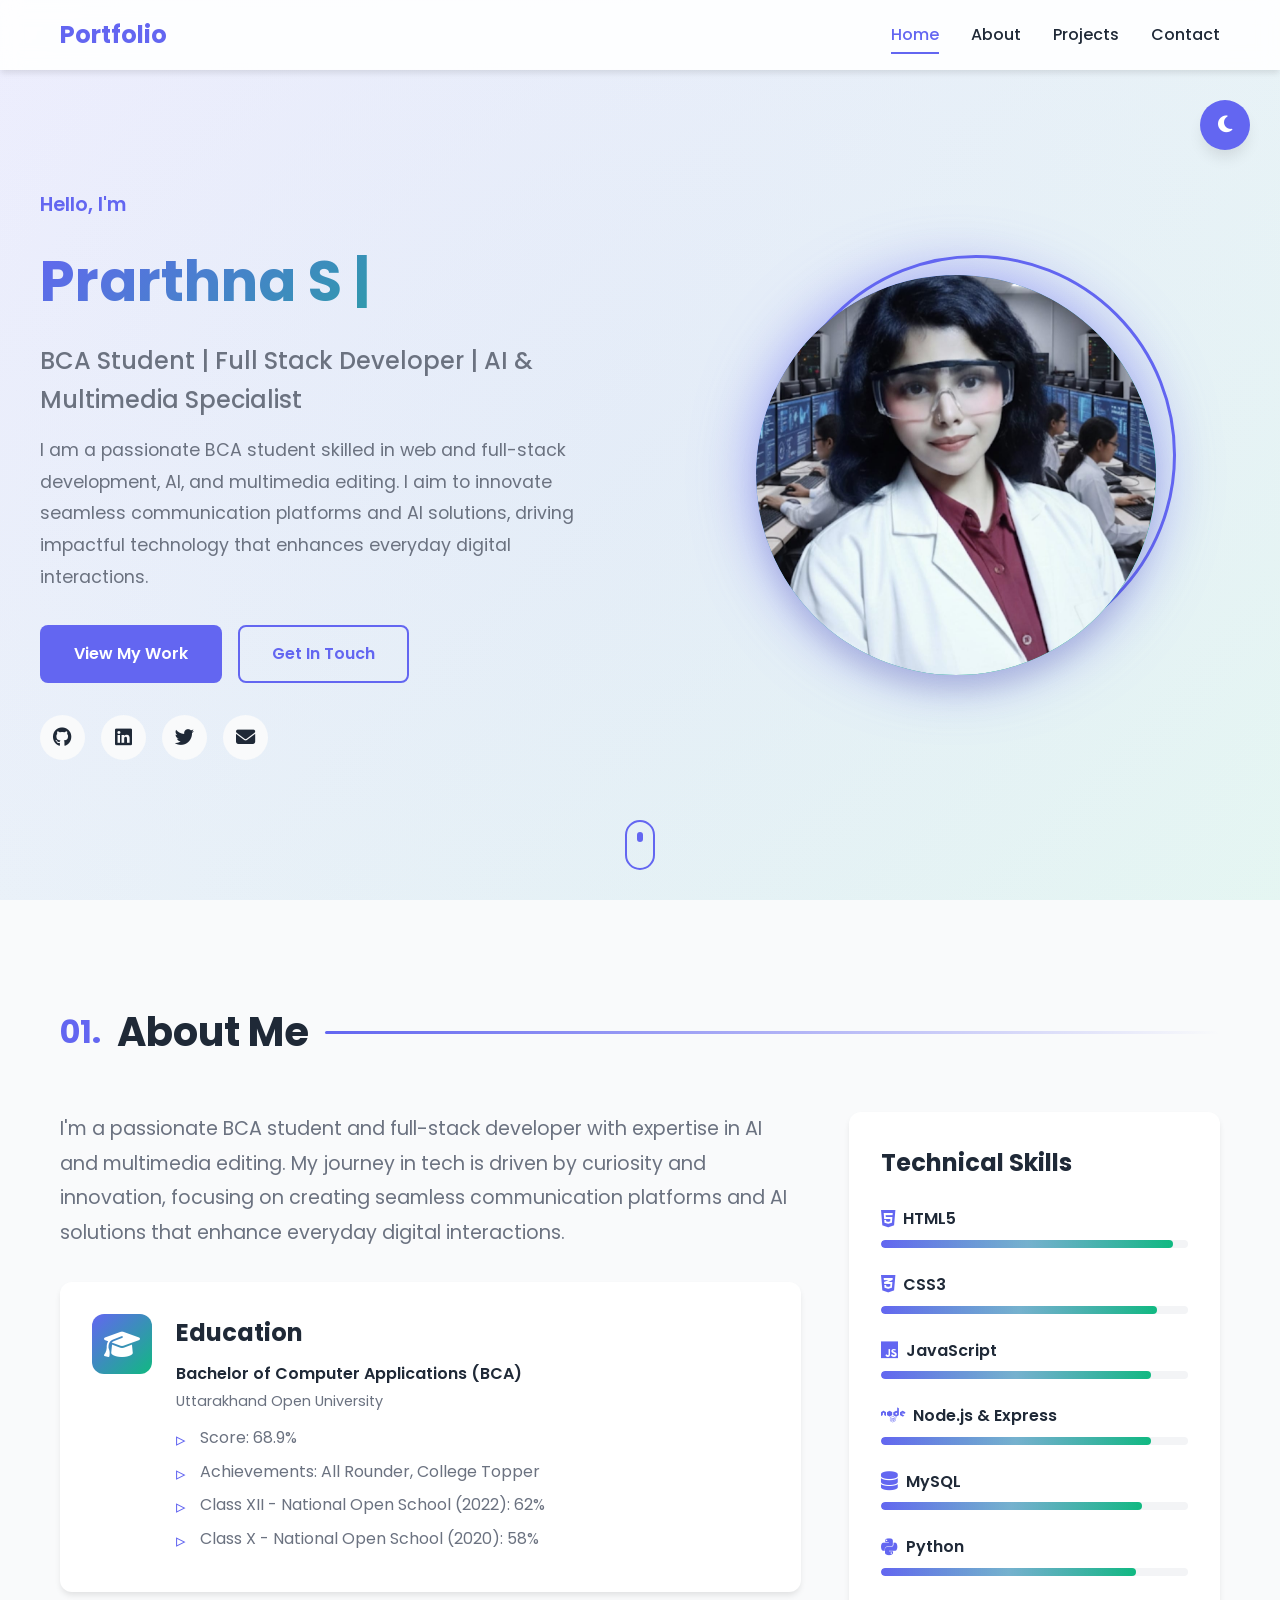
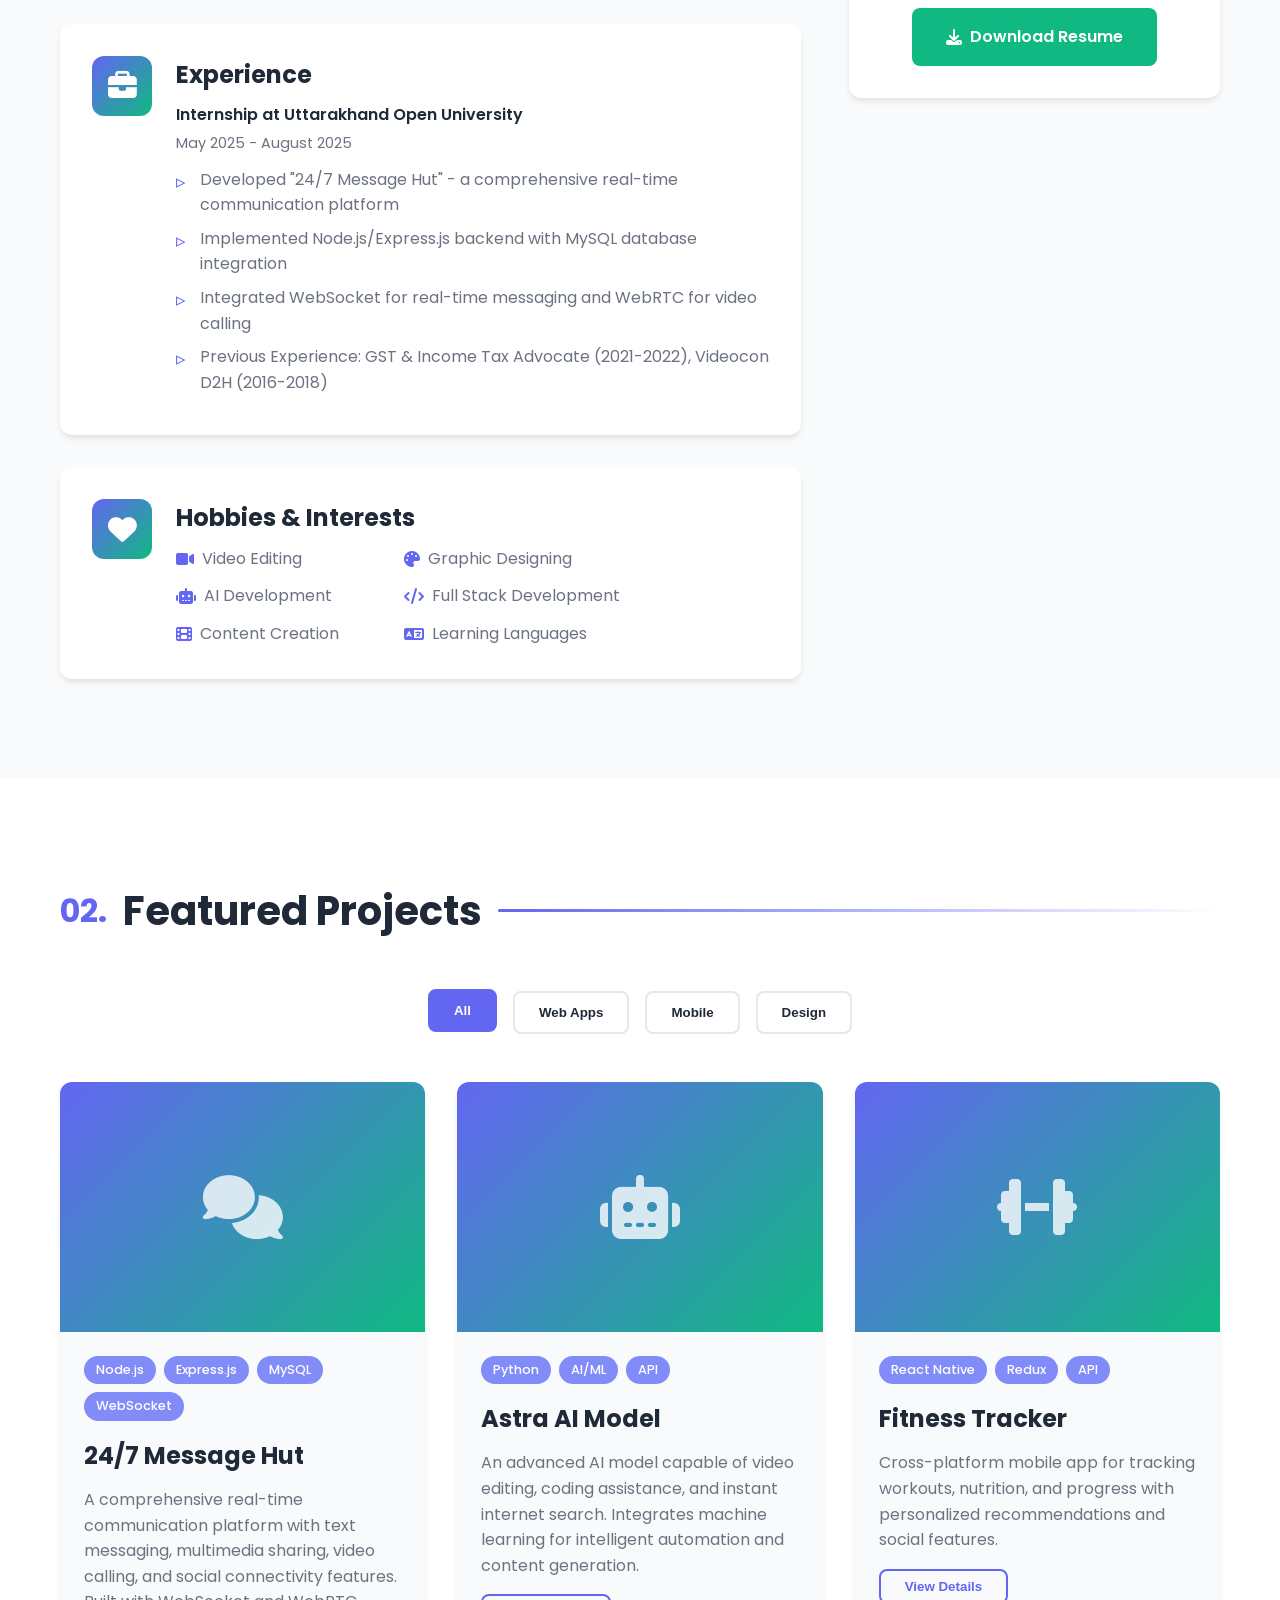
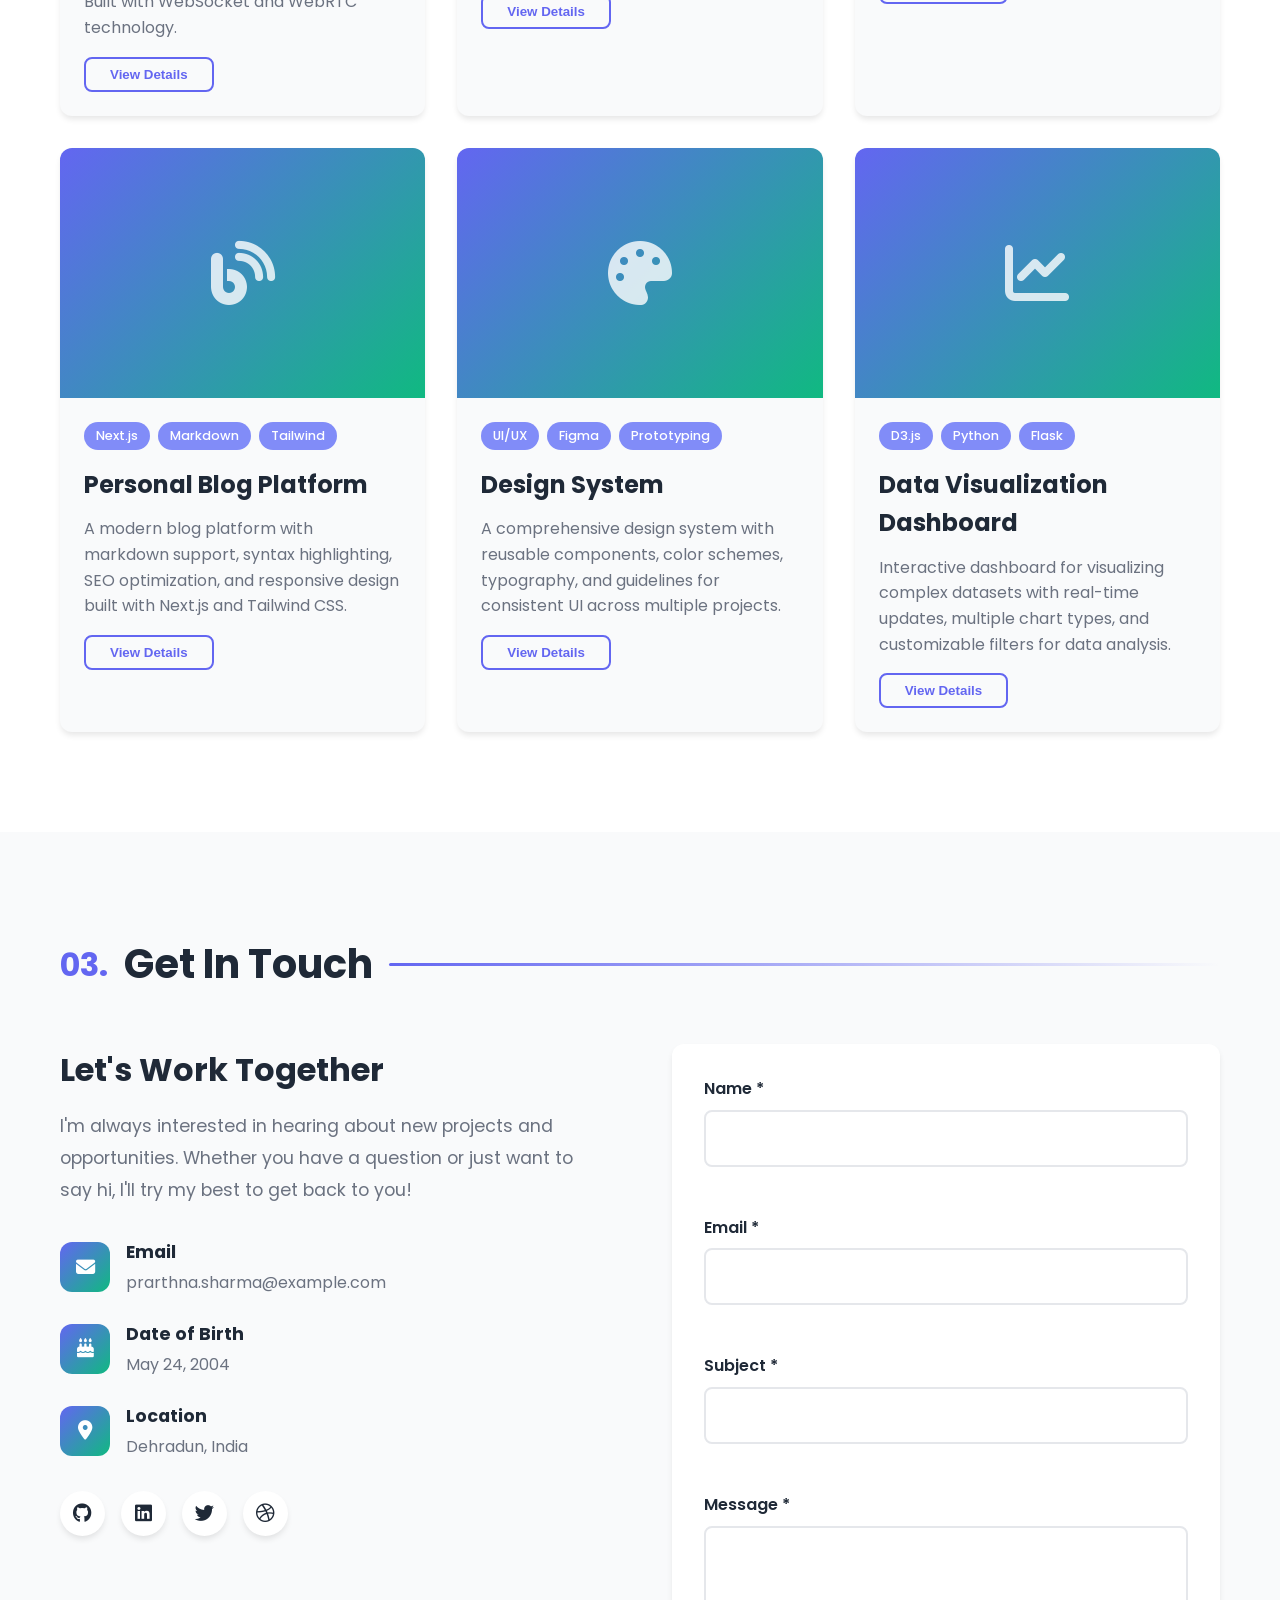
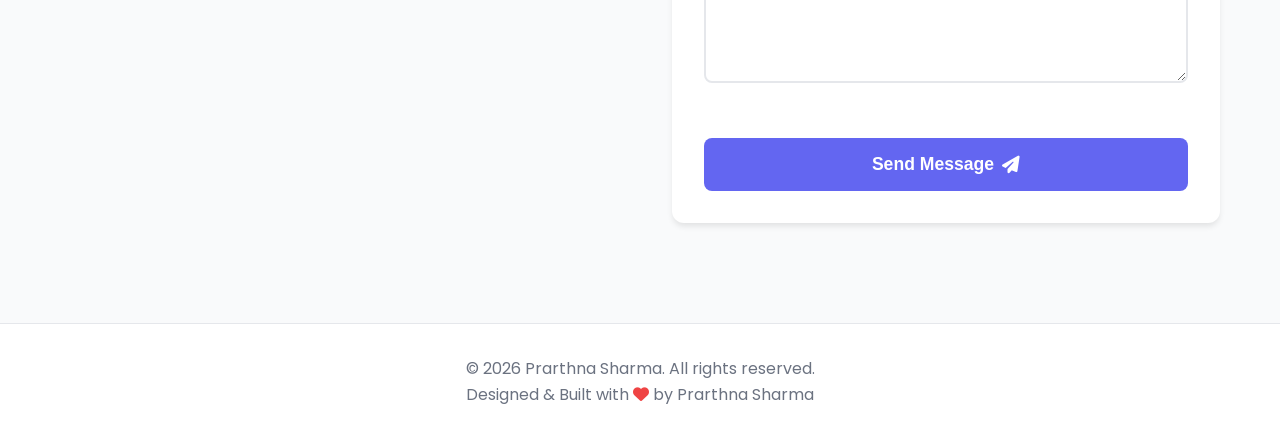
<file: index_backup.html>
<!DOCTYPE html>
<html lang="en">
<head>
    <meta charset="UTF-8">
    <meta name="viewport" content="width=device-width, initial-scale=1.0">
    <title>Your Name - Portfolio</title>
    <link rel="stylesheet" href="styles.css">
    <link rel="stylesheet" href="https://cdnjs.cloudflare.com/ajax/libs/font-awesome/6.4.0/css/all.min.css">
    <link href="https://fonts.googleapis.com/css2?family=Poppins:wght@300;400;500;600;700&display=swap" rel="stylesheet">
</head>
<body>
    <!-- Theme Toggle -->
    <button id="themeToggle" class="theme-toggle" aria-label="Toggle Theme">
        <i class="fas fa-moon"></i>
    </button>

    <!-- Navigation -->
    <nav class="navbar">
        <div class="nav-container">
            <a href="#home" class="logo">
                <span class="logo-text">Portfolio</span>
            </a>
            <div class="hamburger" id="hamburger">
                <span></span>
                <span></span>
                <span></span>
            </div>
            <ul class="nav-menu" id="navMenu">
                <li><a href="#home" class="nav-link active">Home</a></li>
                <li><a href="#about" class="nav-link">About</a></li>
                <li><a href="#projects" class="nav-link">Projects</a></li>
                <li><a href="#contact" class="nav-link">Contact</a></li>
            </ul>
        </div>
    </nav>

    <!-- Home Section -->
    <section id="home" class="hero-section">
        <div class="hero-content">
            <div class="hero-text">
                <p class="hero-greeting">Hello, I'm</p>
                <h1 class="hero-name">
                    <span class="typing-text"></span>
                    <span class="cursor">|</span>
                </h1>
                <p class="hero-subtitle">BCA Student | Full Stack Developer | AI & Multimedia Specialist</p>
                <p class="hero-description">
                    I am a passionate BCA student skilled in web and full-stack development, AI, and multimedia editing.
                    I aim to innovate seamless communication platforms and AI solutions, driving impactful technology that enhances everyday digital interactions.
                </p>
                <div class="hero-buttons">
                    <a href="#projects" class="btn btn-primary">View My Work</a>
                    <a href="#contact" class="btn btn-secondary">Get In Touch</a>
                </div>
                <div class="social-links">
                    <a href="https://github.com" target="_blank" aria-label="GitHub"><i class="fab fa-github"></i></a>
                    <a href="https://linkedin.com" target="_blank" aria-label="LinkedIn"><i class="fab fa-linkedin"></i></a>
                    <a href="https://twitter.com" target="_blank" aria-label="Twitter"><i class="fab fa-twitter"></i></a>
                    <a href="mailto:your.email@example.com" aria-label="Email"><i class="fas fa-envelope"></i></a>
                </div>
            </div>
            <div class="hero-image">
                <div class="image-wrapper">
                    <div class="profile-image-placeholder">
                        <img src="assets/my photo.jpeg" alt="Prarthna Sharma">
                    </div>
                    <div class="image-decoration"></div>
                </div>
            </div>
        </div>
        <div class="scroll-indicator">
            <a href="#about">
                <div class="mouse"></div>
            </a>
        </div>
    </section>

    <!-- About Section -->
    <section id="about" class="about-section">
        <div class="container">
            <h2 class="section-title">
                <span class="title-number">01.</span>
                About Me
            </h2>
            <div class="about-content">
                <div class="about-text">
                    <p class="about-intro">
                        I'm a passionate BCA student and full-stack developer with expertise in AI and multimedia editing. 
                        My journey in tech is driven by curiosity and innovation, focusing on creating seamless communication 
                        platforms and AI solutions that enhance everyday digital interactions.
                    </p>
                    <div class="about-details">
                        <div class="detail-card">
                            <div class="detail-icon">
                                <i class="fas fa-graduation-cap"></i>
                            </div>
                            <div class="detail-content">
                                <h3>Education</h3>
                                <p class="detail-title">Bachelor of Computer Applications (BCA)</p>
                                <p class="detail-subtitle">Uttarakhand Open University</p>
                                <ul class="detail-list">
                                    <li>Score: 68.9%</li>
                                    <li>Achievements: All Rounder, College Topper</li>
                                    <li>Class XII - National Open School (2022): 62%</li>
                                    <li>Class X - National Open School (2020): 58%</li>
                                </ul>
                            </div>
                        </div>
                        <div class="detail-card">
                            <div class="detail-icon">
                                <i class="fas fa-briefcase"></i>
                            </div>
                            <div class="detail-content">
                                <h3>Experience</h3>
                                <p class="detail-title">Internship at Uttarakhand Open University</p>
                                <p class="detail-subtitle">May 2025 - August 2025</p>
                                <ul class="detail-list">
                                    <li>Developed "24/7 Message Hut" - a comprehensive real-time communication platform</li>
                                    <li>Implemented Node.js/Express.js backend with MySQL database integration</li>
                                    <li>Integrated WebSocket for real-time messaging and WebRTC for video calling</li>
                                    <li>Previous Experience: GST & Income Tax Advocate (2021-2022), Videocon D2H (2016-2018)</li>
                                </ul>
                            </div>
                        </div>
                        <div class="detail-card">
                            <div class="detail-icon">
                                <i class="fas fa-heart"></i>
                            </div>
                            <div class="detail-content">
                                <h3>Hobbies & Interests</h3>
                                <ul class="hobbies-list">
                                    <li><i class="fas fa-video"></i> Video Editing</li>
                                    <li><i class="fas fa-palette"></i> Graphic Designing</li>
                                    <li><i class="fas fa-robot"></i> AI Development</li>
                                    <li><i class="fas fa-code"></i> Full Stack Development</li>
                                    <li><i class="fas fa-film"></i> Content Creation</li>
                                    <li><i class="fas fa-language"></i> Learning Languages</li>
                                </ul>
                            </div>
                        </div>
                    </div>
                </div>
                <div class="about-skills">
                    <h3 class="skills-title">Technical Skills</h3>
                    <div class="skills-grid">
                        <div class="skill-item">
                            <div class="skill-header">
                                <i class="fab fa-html5"></i>
                                <span>HTML5</span>
                            </div>
                            <div class="skill-bar">
                                <div class="skill-progress" data-progress="95"></div>
                            </div>
                        </div>
                        <div class="skill-item">
                            <div class="skill-header">
                                <i class="fab fa-css3-alt"></i>
                                <span>CSS3</span>
                            </div>
                            <div class="skill-bar">
                                <div class="skill-progress" data-progress="90"></div>
                            </div>
                        </div>
                        <div class="skill-item">
                            <div class="skill-header">
                                <i class="fab fa-js"></i>
                                <span>JavaScript</span>
                            </div>
                            <div class="skill-bar">
                                <div class="skill-progress" data-progress="88"></div>
                            </div>
                        </div>
                        <div class="skill-item">
                            <div class="skill-header">
                                <i class="fab fa-node"></i>
                                <span>Node.js & Express</span>
                            </div>
                            <div class="skill-bar">
                                <div class="skill-progress" data-progress="88"></div>
                            </div>
                        </div>
                        <div class="skill-item">
                            <div class="skill-header">
                                <i class="fas fa-database"></i>
                                <span>MySQL</span>
                            </div>
                            <div class="skill-bar">
                                <div class="skill-progress" data-progress="85"></div>
                            </div>
                        </div>
                        <div class="skill-item">
                            <div class="skill-header">
                                <i class="fab fa-python"></i>
                                <span>Python</span>
                            </div>
                            <div class="skill-bar">
                                <div class="skill-progress" data-progress="83"></div>
                            </div>
                        </div>
                    </div>
                    <div class="resume-download">
                        <a href="assets/Prarthna Sharma resume.pdf" target="_blank" class="btn btn-resume">
                            <i class="fas fa-download"></i>
                            Download Resume
                        </a>
                    </div>
                </div>
            </div>
        </div>
    </section>

    <!-- Projects Section -->
    <section id="projects" class="projects-section">
        <div class="container">
            <h2 class="section-title">
                <span class="title-number">02.</span>
                Featured Projects
            </h2>
            <div class="projects-filter">
                <button class="filter-btn active" data-filter="all">All</button>
                <button class="filter-btn" data-filter="web">Web Apps</button>
                <button class="filter-btn" data-filter="mobile">Mobile</button>
                <button class="filter-btn" data-filter="design">Design</button>
            </div>
            <div class="projects-grid">
                <!-- Project 1 -->
                <div class="project-card" data-category="web">
                    <div class="project-image">
                        <div class="project-placeholder">
                            <i class="fas fa-comments"></i>
                        </div>
                        <div class="project-overlay">
                            <div class="project-links">
                                <a href="#" class="project-link" aria-label="View Demo"><i class="fas fa-external-link-alt"></i></a>
                                <a href="#" class="project-link" aria-label="View Code"><i class="fab fa-github"></i></a>
                            </div>
                        </div>
                    </div>
                    <div class="project-content">
                        <div class="project-tags">
                            <span class="tag">Node.js</span>
                            <span class="tag">Express.js</span>
                            <span class="tag">MySQL</span>
                            <span class="tag">WebSocket</span>
                        </div>
                        <h3 class="project-title">24/7 Message Hut</h3>
                        <p class="project-description">
                            A comprehensive real-time communication platform with text messaging, multimedia sharing, 
                            video calling, and social connectivity features. Built with WebSocket and WebRTC technology.
                        </p>
                        <button class="btn-view-details" data-project="1">View Details</button>
                    </div>
                </div>

                <!-- Project 2 -->
                <div class="project-card" data-category="web">
                    <div class="project-image">
                        <div class="project-placeholder">
                            <i class="fas fa-robot"></i>
                        </div>
                        <div class="project-overlay">
                            <div class="project-links">
                                <a href="#" class="project-link" aria-label="View Demo"><i class="fas fa-external-link-alt"></i></a>
                                <a href="#" class="project-link" aria-label="View Code"><i class="fab fa-github"></i></a>
                            </div>
                        </div>
                    </div>
                    <div class="project-content">
                        <div class="project-tags">
                            <span class="tag">Python</span>
                            <span class="tag">AI/ML</span>
                            <span class="tag">API</span>
                        </div>
                        <h3 class="project-title">Astra AI Model</h3>
                        <p class="project-description">
                            An advanced AI model capable of video editing, coding assistance, and instant internet search. 
                            Integrates machine learning for intelligent automation and content generation.
                        </p>
                        <button class="btn-view-details" data-project="2">View Details</button>
                    </div>
                </div>

                <!-- Project 3 -->
                <div class="project-card" data-category="mobile">
                    <div class="project-image">
                        <div class="project-placeholder">
                            <i class="fas fa-dumbbell"></i>
                        </div>
                        <div class="project-overlay">
                            <div class="project-links">
                                <a href="#" class="project-link" aria-label="View Demo"><i class="fas fa-external-link-alt"></i></a>
                                <a href="#" class="project-link" aria-label="View Code"><i class="fab fa-github"></i></a>
                            </div>
                        </div>
                    </div>
                    <div class="project-content">
                        <div class="project-tags">
                            <span class="tag">React Native</span>
                            <span class="tag">Redux</span>
                            <span class="tag">API</span>
                        </div>
                        <h3 class="project-title">Fitness Tracker</h3>
                        <p class="project-description">
                            Cross-platform mobile app for tracking workouts, nutrition, and progress with 
                            personalized recommendations and social features.
                        </p>
                        <button class="btn-view-details" data-project="3">View Details</button>
                    </div>
                </div>

                <!-- Project 4 -->
                <div class="project-card" data-category="web">
                    <div class="project-image">
                        <div class="project-placeholder">
                            <i class="fas fa-blog"></i>
                        </div>
                        <div class="project-overlay">
                            <div class="project-links">
                                <a href="#" class="project-link" aria-label="View Demo"><i class="fas fa-external-link-alt"></i></a>
                                <a href="#" class="project-link" aria-label="View Code"><i class="fab fa-github"></i></a>
                            </div>
                        </div>
                    </div>
                    <div class="project-content">
                        <div class="project-tags">
                            <span class="tag">Next.js</span>
                            <span class="tag">Markdown</span>
                            <span class="tag">Tailwind</span>
                        </div>
                        <h3 class="project-title">Personal Blog Platform</h3>
                        <p class="project-description">
                            A modern blog platform with markdown support, syntax highlighting, SEO optimization, 
                            and responsive design built with Next.js and Tailwind CSS.
                        </p>
                        <button class="btn-view-details" data-project="4">View Details</button>
                    </div>
                </div>

                <!-- Project 5 -->
                <div class="project-card" data-category="design">
                    <div class="project-image">
                        <div class="project-placeholder">
                            <i class="fas fa-palette"></i>
                        </div>
                        <div class="project-overlay">
                            <div class="project-links">
                                <a href="#" class="project-link" aria-label="View Demo"><i class="fas fa-external-link-alt"></i></a>
                                <a href="#" class="project-link" aria-label="View Code"><i class="fab fa-github"></i></a>
                            </div>
                        </div>
                    </div>
                    <div class="project-content">
                        <div class="project-tags">
                            <span class="tag">UI/UX</span>
                            <span class="tag">Figma</span>
                            <span class="tag">Prototyping</span>
                        </div>
                        <h3 class="project-title">Design System</h3>
                        <p class="project-description">
                            A comprehensive design system with reusable components, color schemes, typography, 
                            and guidelines for consistent UI across multiple projects.
                        </p>
                        <button class="btn-view-details" data-project="5">View Details</button>
                    </div>
                </div>

                <!-- Project 6 -->
                <div class="project-card" data-category="web">
                    <div class="project-image">
                        <div class="project-placeholder">
                            <i class="fas fa-chart-line"></i>
                        </div>
                        <div class="project-overlay">
                            <div class="project-links">
                                <a href="#" class="project-link" aria-label="View Demo"><i class="fas fa-external-link-alt"></i></a>
                                <a href="#" class="project-link" aria-label="View Code"><i class="fab fa-github"></i></a>
                            </div>
                        </div>
                    </div>
                    <div class="project-content">
                        <div class="project-tags">
                            <span class="tag">D3.js</span>
                            <span class="tag">Python</span>
                            <span class="tag">Flask</span>
                        </div>
                        <h3 class="project-title">Data Visualization Dashboard</h3>
                        <p class="project-description">
                            Interactive dashboard for visualizing complex datasets with real-time updates, 
                            multiple chart types, and customizable filters for data analysis.
                        </p>
                        <button class="btn-view-details" data-project="6">View Details</button>
                    </div>
                </div>
            </div>
        </div>
    </section>

    <!-- Contact Section -->
    <section id="contact" class="contact-section">
        <div class="container">
            <h2 class="section-title">
                <span class="title-number">03.</span>
                Get In Touch
            </h2>
            <div class="contact-content">
                <div class="contact-info">
                    <h3>Let's Work Together</h3>
                    <p class="contact-description">
                        I'm always interested in hearing about new projects and opportunities. 
                        Whether you have a question or just want to say hi, I'll try my best to get back to you!
                    </p>
                    <div class="contact-details">
                        <div class="contact-item">
                            <div class="contact-icon">
                                <i class="fas fa-envelope"></i>
                            </div>
                            <div class="contact-text">
                                <h4>Email</h4>
                                <p>prarthna.sharma@example.com</p>
                            </div>
                        </div>
                        <div class="contact-item">
                            <div class="contact-icon">
                                <i class="fas fa-birthday-cake"></i>
                            </div>
                            <div class="contact-text">
                                <h4>Date of Birth</h4>
                                <p>May 24, 2004</p>
                            </div>
                        </div>
                        <div class="contact-item">
                            <div class="contact-icon">
                                <i class="fas fa-map-marker-alt"></i>
                            </div>
                            <div class="contact-text">
                                <h4>Location</h4>
                                <p>Dehradun, India</p>
                            </div>
                        </div>
                    </div>
                    <div class="contact-social">
                        <a href="https://github.com" target="_blank" aria-label="GitHub"><i class="fab fa-github"></i></a>
                        <a href="https://linkedin.com" target="_blank" aria-label="LinkedIn"><i class="fab fa-linkedin"></i></a>
                        <a href="https://twitter.com" target="_blank" aria-label="Twitter"><i class="fab fa-twitter"></i></a>
                        <a href="https://dribbble.com" target="_blank" aria-label="Dribbble"><i class="fab fa-dribbble"></i></a>
                    </div>
                </div>
                <div class="contact-form-wrapper">
                    <form id="contactForm" class="contact-form">
                        <div class="form-group">
                            <label for="name">Name *</label>
                            <input type="text" id="name" name="name" required>
                            <span class="error-message" id="nameError"></span>
                        </div>
                        <div class="form-group">
                            <label for="email">Email *</label>
                            <input type="email" id="email" name="email" required>
                            <span class="error-message" id="emailError"></span>
                        </div>
                        <div class="form-group">
                            <label for="subject">Subject *</label>
                            <input type="text" id="subject" name="subject" required>
                            <span class="error-message" id="subjectError"></span>
                        </div>
                        <div class="form-group">
                            <label for="message">Message *</label>
                            <textarea id="message" name="message" rows="5" required></textarea>
                            <span class="error-message" id="messageError"></span>
                        </div>
                        <button type="submit" class="btn btn-submit">
                            <span class="btn-text">Send Message</span>
                            <i class="fas fa-paper-plane"></i>
                        </button>
                    </form>
                    <div id="formSuccess" class="form-success">
                        <i class="fas fa-check-circle"></i>
                        <h3>Thank You!</h3>
                        <p>Your message has been sent successfully. I'll get back to you soon!</p>
                    </div>
                </div>
            </div>
        </div>
    </section>

    <!-- Footer -->
    <footer class="footer">
        <div class="container">
            <div class="footer-content">
                <p>&copy; 2026 Prarthna Sharma. All rights reserved.</p>
                <p>Designed & Built with <i class="fas fa-heart"></i> by Prarthna Sharma</p>
            </div>
        </div>
    </footer>

    <!-- Project Modal -->
    <div id="projectModal" class="modal">
        <div class="modal-content">
            <button class="modal-close" id="modalClose">&times;</button>
            <div class="modal-body">
                <div class="modal-image">
                    <div class="modal-placeholder">
                        <i class="fas fa-image"></i>
                    </div>
                </div>
                <div class="modal-info">
                    <h2 class="modal-title">Project Title</h2>
                    <div class="modal-tags">
                        <span class="tag">Technology 1</span>
                        <span class="tag">Technology 2</span>
                        <span class="tag">Technology 3</span>
                    </div>
                    <p class="modal-description">
                        Detailed project description goes here. This should include more information 
                        about the project, the technologies used, challenges faced, and solutions implemented.
                    </p>
                    <div class="modal-features">
                        <h3>Key Features</h3>
                        <ul>
                            <li>Feature 1</li>
                            <li>Feature 2</li>
                            <li>Feature 3</li>
                            <li>Feature 4</li>
                        </ul>
                    </div>
                    <div class="modal-buttons">
                        <a href="#" class="btn btn-primary">
                            <i class="fas fa-external-link-alt"></i>
                            Live Demo
                        </a>
                        <a href="#" class="btn btn-secondary">
                            <i class="fab fa-github"></i>
                            View Code
                        </a>
                    </div>
                </div>
            </div>
        </div>
    </div>

    <script src="script.js"></script>
</body>
</html>
</file>
<file: styles.css>
/* ===========================
   Global Styles & Variables
   =========================== */
:root {
    /* Light Theme Colors */
    --primary-color: #6366f1;
    --primary-dark: #4f46e5;
    --primary-light: #818cf8;
    --secondary-color: #10b981;
    --accent-color: #f59e0b;
    
    --bg-primary: #ffffff;
    --bg-secondary: #f9fafb;
    --bg-tertiary: #f3f4f6;
    
    --text-primary: #1f2937;
    --text-secondary: #6b7280;
    --text-light: #9ca3af;
    
    --border-color: #e5e7eb;
    --shadow-sm: 0 1px 2px 0 rgba(0, 0, 0, 0.05);
    --shadow-md: 0 4px 6px -1px rgba(0, 0, 0, 0.1);
    --shadow-lg: 0 10px 15px -3px rgba(0, 0, 0, 0.1);
    --shadow-xl: 0 20px 25px -5px rgba(0, 0, 0, 0.1);
    
    --font-primary: 'Poppins', sans-serif;
    --transition: all 0.3s ease;
    --transition-slow: all 0.5s ease;
}

/* Dark Theme */
[data-theme="dark"] {
    --bg-primary: #0f172a;
    --bg-secondary: #1e293b;
    --bg-tertiary: #334155;
    
    --text-primary: #f1f5f9;
    --text-secondary: #cbd5e1;
    --text-light: #94a3b8;
    
    --border-color: #334155;
    --shadow-sm: 0 1px 2px 0 rgba(0, 0, 0, 0.3);
    --shadow-md: 0 4px 6px -1px rgba(0, 0, 0, 0.4);
    --shadow-lg: 0 10px 15px -3px rgba(0, 0, 0, 0.5);
    --shadow-xl: 0 20px 25px -5px rgba(0, 0, 0, 0.6);
}

* {
    margin: 0;
    padding: 0;
    box-sizing: border-box;
}

html {
    scroll-behavior: smooth;
    overflow-x: hidden;
}

body {
    font-family: var(--font-primary);
    background-color: var(--bg-primary);
    color: var(--text-primary);
    line-height: 1.6;
    overflow-x: hidden;
}

.container {
    max-width: 1200px;
    margin: 0 auto;
    padding: 0 20px;
}

/* ===========================
   Theme Toggle Button
   =========================== */
.theme-toggle {
    position: fixed;
    top: 100px;
    right: 30px;
    z-index: 1000;
    width: 50px;
    height: 50px;
    border-radius: 50%;
    border: none;
    background: var(--primary-color);
    color: white;
    font-size: 1.2rem;
    cursor: pointer;
    box-shadow: var(--shadow-lg);
    transition: var(--transition);
    display: flex;
    align-items: center;
    justify-content: center;
}

.theme-toggle:hover {
    transform: scale(1.1) rotate(20deg);
    box-shadow: 0 0 30px rgba(99, 102, 241, 0.6), var(--shadow-xl);
    animation: pulse 1s infinite;
}

@keyframes pulse {
    0%, 100% { transform: scale(1.1) rotate(20deg); }
    50% { transform: scale(1.15) rotate(20deg); }
}

/* ===========================
   Navigation
   =========================== */
.navbar {
    position: fixed;
    top: 0;
    left: 0;
    right: 0;
    background: var(--bg-primary);
    box-shadow: var(--shadow-md);
    z-index: 999;
    transition: var(--transition);
    backdrop-filter: blur(10px);
    background: rgba(255, 255, 255, 0.9);
}

[data-theme="dark"] .navbar {
    background: rgba(15, 23, 42, 0.9);
}

.nav-container {
    max-width: 1200px;
    margin: 0 auto;
    padding: 1rem 20px;
    display: flex;
    justify-content: space-between;
    align-items: center;
}

.logo {
    font-size: 1.5rem;
    font-weight: 700;
    color: var(--primary-color);
    text-decoration: none;
    transition: var(--transition);
}

.logo:hover {
    transform: scale(1.05);
}

.nav-menu {
    display: flex;
    list-style: none;
    gap: 2rem;
}

.nav-link {
    color: var(--text-primary);
    text-decoration: none;
    font-weight: 500;
    position: relative;
    transition: var(--transition);
    padding: 0.5rem 0;
}

.nav-link::after {
    content: '';
    position: absolute;
    bottom: 0;
    left: 0;
    width: 0;
    height: 2px;
    background: var(--primary-color);
    transition: var(--transition);
}

.nav-link:hover::after,
.nav-link.active::after {
    width: 100%;
}

.nav-link.active {
    color: var(--primary-color);
}

.hamburger {
    display: none;
    flex-direction: column;
    cursor: pointer;
    gap: 5px;
}

.hamburger span {
    width: 25px;
    height: 3px;
    background: var(--text-primary);
    transition: var(--transition);
    border-radius: 3px;
}

.hamburger.active span:nth-child(1) {
    transform: rotate(45deg) translate(8px, 8px);
}

.hamburger.active span:nth-child(2) {
    opacity: 0;
}

.hamburger.active span:nth-child(3) {
    transform: rotate(-45deg) translate(7px, -7px);
}

/* ===========================
   Hero Section
   =========================== */
.hero-section {
    min-height: 100vh;
    display: flex;
    align-items: center;
    justify-content: center;
    padding: 100px 20px 50px;
    position: relative;
    overflow: hidden;
}

.hero-section::before {
    content: '';
    position: absolute;
    top: 0;
    left: 0;
    right: 0;
    bottom: 0;
    background: linear-gradient(135deg, rgba(99, 102, 241, 0.1) 0%, rgba(16, 185, 129, 0.1) 100%);
    z-index: -1;
    animation: gradientShift 15s ease infinite;
}

@keyframes gradientShift {
    0%, 100% {
        background: linear-gradient(135deg, rgba(99, 102, 241, 0.1) 0%, rgba(16, 185, 129, 0.1) 100%);
    }
    25% {
        background: linear-gradient(135deg, rgba(16, 185, 129, 0.1) 0%, rgba(245, 158, 11, 0.1) 100%);
    }
    50% {
        background: linear-gradient(135deg, rgba(245, 158, 11, 0.1) 0%, rgba(239, 68, 68, 0.1) 100%);
    }
    75% {
        background: linear-gradient(135deg, rgba(239, 68, 68, 0.1) 0%, rgba(99, 102, 241, 0.1) 100%);
    }
}

.hero-section::after {
    content: '';
    position: absolute;
    top: -50%;
    right: -50%;
    width: 200%;
    height: 200%;
    background: radial-gradient(circle, rgba(99, 102, 241, 0.05) 0%, transparent 70%);
    animation: rotate 20s linear infinite;
    z-index: -1;
}

@keyframes rotate {
    from { transform: rotate(0deg); }
    to { transform: rotate(360deg); }
}

.hero-content {
    max-width: 1200px;
    display: grid;
    grid-template-columns: 1fr 1fr;
    gap: 4rem;
    align-items: center;
}

.hero-greeting {
    font-size: 1.2rem;
    color: var(--primary-color);
    font-weight: 600;
    margin-bottom: 1rem;
}

.hero-name {
    font-size: 3.5rem;
    font-weight: 700;
    margin-bottom: 1rem;
    background: linear-gradient(135deg, var(--primary-color), var(--secondary-color));
    -webkit-background-clip: text;
    -webkit-text-fill-color: transparent;
    background-clip: text;
}

.typing-text {
    display: inline-block;
}

.cursor {
    display: inline-block;
    animation: blink 1s infinite;
}

@keyframes blink {
    0%, 50% { opacity: 1; }
    51%, 100% { opacity: 0; }
}

.hero-subtitle {
    font-size: 1.5rem;
    color: var(--text-secondary);
    margin-bottom: 1rem;
    font-weight: 500;
}

.hero-description {
    font-size: 1.1rem;
    color: var(--text-secondary);
    margin-bottom: 2rem;
    line-height: 1.8;
}

.hero-buttons {
    display: flex;
    gap: 1rem;
    margin-bottom: 2rem;
}

.btn {
    padding: 0.875rem 2rem;
    border-radius: 8px;
    text-decoration: none;
    font-weight: 600;
    transition: var(--transition);
    display: inline-flex;
    align-items: center;
    gap: 0.5rem;
    border: 2px solid transparent;
    cursor: pointer;
    font-size: 1rem;
    position: relative;
    overflow: hidden;
}

.btn::before {
    content: '';
    position: absolute;
    top: 0;
    left: -100%;
    width: 100%;
    height: 100%;
    background: linear-gradient(90deg, transparent, rgba(255, 255, 255, 0.3), transparent);
    transition: left 0.5s;
}

.btn:hover::before {
    left: 100%;
}

.btn-primary {
    background: var(--primary-color);
    color: white;
}

.btn-primary:hover {
    background: var(--primary-dark);
    transform: translateY(-2px);
    box-shadow: var(--shadow-lg);
}

.btn-secondary {
    background: transparent;
    color: var(--primary-color);
    border-color: var(--primary-color);
}

.btn-secondary:hover {
    background: var(--primary-color);
    color: white;
    transform: translateY(-2px);
}

.social-links {
    display: flex;
    gap: 1rem;
}

.social-links a {
    width: 45px;
    height: 45px;
    border-radius: 50%;
    background: var(--bg-secondary);
    color: var(--text-primary);
    display: flex;
    align-items: center;
    justify-content: center;
    font-size: 1.2rem;
    transition: var(--transition);
    text-decoration: none;
}

.social-links a:hover {
    background: var(--primary-color);
    color: white;
    transform: translateY(-5px);
    box-shadow: var(--shadow-lg);
}

.hero-image {
    position: relative;
    display: flex;
    align-items: center;
    justify-content: center;
}

.image-wrapper {
    position: relative;
    width: 400px;
    height: 400px;
}

.profile-image-placeholder {
    width: 100%;
    height: 100%;
    border-radius: 50%;
    background: linear-gradient(135deg, var(--primary-color), var(--secondary-color));
    display: flex;
    align-items: center;
    justify-content: center;
    font-size: 8rem;
    color: white;
    position: relative;
    z-index: 2;
    box-shadow: 0 0 60px rgba(99, 102, 241, 0.6), var(--shadow-xl);
    animation: float 6s ease-in-out infinite, glow 3s ease-in-out infinite;
    overflow: hidden;
}

@keyframes glow {
    0%, 100% {
        box-shadow: 0 0 60px rgba(99, 102, 241, 0.6), var(--shadow-xl);
    }
    50% {
        box-shadow: 0 0 80px rgba(16, 185, 129, 0.8), var(--shadow-xl);
    }
}

.profile-image-placeholder img {
    width: 100%;
    height: 100%;
    object-fit: cover;
    border-radius: 50%;
}

.profile-image-placeholder i {
    font-size: 8rem;
}

@keyframes float {
    0%, 100% { transform: translateY(0); }
    50% { transform: translateY(-20px); }
}

.image-decoration {
    position: absolute;
    top: -20px;
    right: -20px;
    width: 100%;
    height: 100%;
    border: 3px solid var(--primary-color);
    border-radius: 50%;
    z-index: 1;
}

.scroll-indicator {
    position: absolute;
    bottom: 30px;
    left: 50%;
    transform: translateX(-50%);
}

.mouse {
    width: 30px;
    height: 50px;
    border: 2px solid var(--primary-color);
    border-radius: 20px;
    position: relative;
}

.mouse::before {
    content: '';
    position: absolute;
    top: 10px;
    left: 50%;
    transform: translateX(-50%);
    width: 6px;
    height: 10px;
    background: var(--primary-color);
    border-radius: 3px;
    animation: scroll 2s infinite;
}

@keyframes scroll {
    0% { top: 10px; opacity: 1; }
    100% { top: 30px; opacity: 0; }
}

/* ===========================
   About Section
   =========================== */
.about-section {
    padding: 100px 20px;
    background: var(--bg-secondary);
}

.section-title {
    font-size: 2.5rem;
    font-weight: 700;
    margin-bottom: 3rem;
    display: flex;
    align-items: center;
    gap: 1rem;
    position: relative;
}

.section-title::after {
    content: '';
    flex: 1;
    height: 3px;
    background: linear-gradient(90deg, var(--primary-color), transparent);
    border-radius: 2px;
    animation: lineGrow 2s ease-in-out infinite;
}

@keyframes lineGrow {
    0%, 100% { opacity: 0.5; }
    50% { opacity: 1; }
}

.title-number {
    color: var(--primary-color);
    font-size: 2rem;
}

.about-content {
    display: grid;
    grid-template-columns: 2fr 1fr;
    gap: 3rem;
}

.about-intro {
    font-size: 1.2rem;
    color: var(--text-secondary);
    margin-bottom: 2rem;
    line-height: 1.8;
}

.about-details {
    display: flex;
    flex-direction: column;
    gap: 2rem;
}



.detail-card {
    background: var(--bg-primary);
    padding: 2rem;
    border-radius: 12px;
    box-shadow: var(--shadow-md);
    display: flex;
    gap: 1.5rem;
    transition: var(--transition);
    position: relative;
    overflow: hidden;
}

.detail-card::before {
    content: '';
    position: absolute;
    top: 50%;
    left: 50%;
    width: 0;
    height: 0;
    border-radius: 50%;
    background: radial-gradient(circle, rgba(99, 102, 241, 0.1), transparent);
    transform: translate(-50%, -50%);
    transition: width 0.6s, height 0.6s;
}

.detail-card:hover::before {
    width: 500px;
    height: 500px;
}

.detail-card:hover {
    transform: translateY(-5px);
    box-shadow: 0 15px 30px rgba(99, 102, 241, 0.2), var(--shadow-xl);
}

.detail-icon {
    width: 60px;
    height: 60px;
    border-radius: 12px;
    background: linear-gradient(135deg, var(--primary-color), var(--secondary-color));
    display: flex;
    align-items: center;
    justify-content: center;
    font-size: 1.8rem;
    color: white;
    flex-shrink: 0;
}

.detail-content h3 {
    font-size: 1.5rem;
    margin-bottom: 0.5rem;
    color: var(--text-primary);
}

.detail-title {
    font-weight: 600;
    color: var(--text-primary);
    margin-bottom: 0.25rem;
}

.detail-subtitle {
    color: var(--text-secondary);
    font-size: 0.9rem;
    margin-bottom: 0.75rem;
}

.detail-list {
    list-style: none;
    color: var(--text-secondary);
}

.detail-list li {
    padding-left: 1.5rem;
    position: relative;
    margin-bottom: 0.5rem;
}

.detail-list li::before {
    content: '▹';
    position: absolute;
    left: 0;
    color: var(--primary-color);
    font-size: 1.2rem;
}

.hobbies-list {
    list-style: none;
    display: grid;
    grid-template-columns: 1fr 1fr;
    gap: 0.75rem;
}

.hobbies-list li {
    display: flex;
    align-items: center;
    gap: 0.5rem;
    color: var(--text-secondary);
}

.hobbies-list i {
    color: var(--primary-color);
}

.about-skills {
    background: var(--bg-primary);
    padding: 2rem;
    border-radius: 12px;
    box-shadow: var(--shadow-md);
    height: fit-content;
    position: sticky;
    top: 100px;
}

.skills-title {
    font-size: 1.5rem;
    margin-bottom: 1.5rem;
    color: var(--text-primary);
}

.skills-grid {
    display: flex;
    flex-direction: column;
    gap: 1.5rem;
}

.skill-item {
    display: flex;
    flex-direction: column;
    gap: 0.5rem;
}

.skill-header {
    display: flex;
    align-items: center;
    gap: 0.5rem;
    font-weight: 600;
    color: var(--text-primary);
}

.skill-header i {
    font-size: 1.2rem;
    color: var(--primary-color);
}

.skill-bar {
    height: 8px;
    background: var(--bg-tertiary);
    border-radius: 10px;
    overflow: hidden;
    position: relative;
}

.skill-progress {
    height: 100%;
    background: linear-gradient(90deg, var(--primary-color), var(--secondary-color));
    border-radius: 10px;
    width: 0;
    transition: width 1s ease;
    position: relative;
    overflow: hidden;
}

.skill-progress::after {
    content: '';
    position: absolute;
    top: 0;
    left: 0;
    right: 0;
    bottom: 0;
    background: linear-gradient(90deg, transparent, rgba(255, 255, 255, 0.3), transparent);
    animation: shimmer 2s infinite;
}

@keyframes shimmer {
    0% { transform: translateX(-100%); }
    100% { transform: translateX(100%); }
}

.resume-download {
    margin-top: 2rem;
    display: flex;
    justify-content: center;
}

.btn-resume {
    background: var(--secondary-color);
    color: white;
    padding: 0.875rem 2rem;
    border-radius: 8px;
    text-decoration: none;
    font-weight: 600;
    display: inline-flex;
    align-items: center;
    gap: 0.5rem;
    transition: var(--transition);
}

.btn-resume:hover {
    transform: translateY(-2px);
    box-shadow: var(--shadow-lg);
    background: #059669;
}

/* ===========================
   Projects Section
   =========================== */
.projects-section {
    padding: 100px 20px;
    background: var(--bg-primary);
}

.projects-filter {
    display: flex;
    justify-content: center;
    gap: 1rem;
    margin-bottom: 3rem;
    flex-wrap: wrap;
}

.filter-btn {
    padding: 0.75rem 1.5rem;
    border: 2px solid var(--border-color);
    background: transparent;
    color: var(--text-primary);
    border-radius: 8px;
    font-weight: 600;
    cursor: pointer;
    transition: var(--transition);
}

.filter-btn:hover,
.filter-btn.active {
    background: var(--primary-color);
    color: white;
    border-color: var(--primary-color);
    transform: translateY(-2px);
}

.projects-grid {
    display: grid;
    grid-template-columns: repeat(auto-fill, minmax(350px, 1fr));
    gap: 2rem;
}

.project-card {
    background: var(--bg-secondary);
    border-radius: 12px;
    overflow: hidden;
    box-shadow: var(--shadow-md);
    transition: var(--transition);
    animation: fadeInUp 0.6s ease;
}

@keyframes fadeInUp {
    from {
        opacity: 0;
        transform: translateY(30px);
    }
    to {
        opacity: 1;
        transform: translateY(0);
    }
}

.project-card.hidden {
    display: none;
}

.project-card:hover {
    transform: translateY(-10px) scale(1.02);
    box-shadow: 0 20px 40px rgba(99, 102, 241, 0.3), var(--shadow-xl);
}

.project-card::before {
    content: '';
    position: absolute;
    top: 0;
    left: 0;
    right: 0;
    bottom: 0;
    background: linear-gradient(135deg, transparent, rgba(99, 102, 241, 0.1));
    opacity: 0;
    transition: var(--transition);
    pointer-events: none;
    border-radius: 12px;
}

.project-card:hover::before {
    opacity: 1;
}

.project-image {
    position: relative;
    height: 250px;
    overflow: hidden;
    background: linear-gradient(135deg, var(--primary-color), var(--secondary-color));
}

.project-placeholder {
    width: 100%;
    height: 100%;
    display: flex;
    align-items: center;
    justify-content: center;
    font-size: 4rem;
    color: white;
    opacity: 0.8;
}

.project-overlay {
    position: absolute;
    top: 0;
    left: 0;
    right: 0;
    bottom: 0;
    background: rgba(99, 102, 241, 0.9);
    display: flex;
    align-items: center;
    justify-content: center;
    opacity: 0;
    transition: var(--transition);
}

.project-card:hover .project-overlay {
    opacity: 1;
}

.project-links {
    display: flex;
    gap: 1rem;
}

.project-link {
    width: 50px;
    height: 50px;
    border-radius: 50%;
    background: white;
    color: var(--primary-color);
    display: flex;
    align-items: center;
    justify-content: center;
    font-size: 1.2rem;
    text-decoration: none;
    transition: var(--transition);
}

.project-link:hover {
    transform: scale(1.2);
}

.project-content {
    padding: 1.5rem;
}

.project-tags {
    display: flex;
    gap: 0.5rem;
    margin-bottom: 1rem;
    flex-wrap: wrap;
}

.tag {
    padding: 0.25rem 0.75rem;
    background: var(--primary-light);
    color: white;
    border-radius: 20px;
    font-size: 0.8rem;
    font-weight: 500;
}

.project-title {
    font-size: 1.5rem;
    margin-bottom: 0.75rem;
    color: var(--text-primary);
}

.project-description {
    color: var(--text-secondary);
    line-height: 1.6;
    margin-bottom: 1rem;
}

.btn-view-details {
    background: transparent;
    color: var(--primary-color);
    border: 2px solid var(--primary-color);
    padding: 0.5rem 1.5rem;
    border-radius: 8px;
    font-weight: 600;
    cursor: pointer;
    transition: var(--transition);
}

.btn-view-details:hover {
    background: var(--primary-color);
    color: white;
}

/* ===========================
   Contact Section
   =========================== */
.contact-section {
    padding: 100px 20px;
    background: var(--bg-secondary);
}

.contact-content {
    display: grid;
    grid-template-columns: 1fr 1fr;
    gap: 4rem;
    margin-top: 3rem;
}

.contact-info h3 {
    font-size: 2rem;
    margin-bottom: 1rem;
    color: var(--text-primary);
}

.contact-description {
    font-size: 1.1rem;
    color: var(--text-secondary);
    line-height: 1.8;
    margin-bottom: 2rem;
}

.contact-details {
    display: flex;
    flex-direction: column;
    gap: 1.5rem;
    margin-bottom: 2rem;
}

.contact-item {
    display: flex;
    gap: 1rem;
    align-items: center;
}

.contact-icon {
    width: 50px;
    height: 50px;
    border-radius: 12px;
    background: linear-gradient(135deg, var(--primary-color), var(--secondary-color));
    display: flex;
    align-items: center;
    justify-content: center;
    color: white;
    font-size: 1.2rem;
    flex-shrink: 0;
}

.contact-text h4 {
    font-size: 1.1rem;
    margin-bottom: 0.25rem;
    color: var(--text-primary);
}

.contact-text p {
    color: var(--text-secondary);
}

.contact-social {
    display: flex;
    gap: 1rem;
}

.contact-social a {
    width: 45px;
    height: 45px;
    border-radius: 50%;
    background: var(--bg-primary);
    color: var(--text-primary);
    display: flex;
    align-items: center;
    justify-content: center;
    font-size: 1.2rem;
    text-decoration: none;
    transition: var(--transition);
    box-shadow: var(--shadow-md);
}

.contact-social a:hover {
    background: var(--primary-color);
    color: white;
    transform: translateY(-5px);
}

.contact-form-wrapper {
    position: relative;
}

.contact-form {
    background: var(--bg-primary);
    padding: 2rem;
    border-radius: 12px;
    box-shadow: var(--shadow-md);
    position: relative;
    overflow: hidden;
}

.contact-form::before {
    content: '';
    position: absolute;
    top: -2px;
    left: -2px;
    right: -2px;
    bottom: -2px;
    background: linear-gradient(45deg, var(--primary-color), var(--secondary-color), var(--accent-color), var(--primary-color));
    border-radius: 12px;
    z-index: -1;
    opacity: 0;
    transition: opacity 0.3s;
    background-size: 300%;
    animation: gradientRotate 3s linear infinite;
}

.contact-form:hover::before {
    opacity: 1;
}

@keyframes gradientRotate {
    0% { background-position: 0% 50%; }
    50% { background-position: 100% 50%; }
    100% { background-position: 0% 50%; }
}

.form-group {
    margin-bottom: 1.5rem;
}

.form-group label {
    display: block;
    margin-bottom: 0.5rem;
    font-weight: 600;
    color: var(--text-primary);
}

.form-group input,
.form-group textarea {
    width: 100%;
    padding: 0.875rem;
    border: 2px solid var(--border-color);
    border-radius: 8px;
    font-family: var(--font-primary);
    font-size: 1rem;
    background: var(--bg-primary);
    color: var(--text-primary);
    transition: var(--transition);
}

.form-group input:focus,
.form-group textarea:focus {
    outline: none;
    border-color: var(--primary-color);
    box-shadow: 0 0 0 3px rgba(99, 102, 241, 0.1);
}

.form-group textarea {
    resize: vertical;
    min-height: 120px;
}

.error-message {
    display: block;
    color: #ef4444;
    font-size: 0.875rem;
    margin-top: 0.25rem;
    min-height: 1.25rem;
}

.btn-submit {
    width: 100%;
    background: var(--primary-color);
    color: white;
    border: none;
    padding: 1rem;
    border-radius: 8px;
    font-size: 1.1rem;
    font-weight: 600;
    cursor: pointer;
    display: flex;
    align-items: center;
    justify-content: center;
    gap: 0.5rem;
    transition: var(--transition);
}

.btn-submit:hover {
    background: var(--primary-dark);
    transform: translateY(-2px);
    box-shadow: var(--shadow-lg);
}

.form-success {
    display: none;
    position: absolute;
    top: 0;
    left: 0;
    right: 0;
    bottom: 0;
    background: var(--bg-primary);
    border-radius: 12px;
    padding: 2rem;
    text-align: center;
    justify-content: center;
    align-items: center;
    flex-direction: column;
    animation: fadeIn 0.5s ease;
}

.form-success.show {
    display: flex;
}

@keyframes fadeIn {
    from { opacity: 0; }
    to { opacity: 1; }
}

.form-success i {
    font-size: 4rem;
    color: var(--secondary-color);
    margin-bottom: 1rem;
}

.form-success h3 {
    font-size: 2rem;
    margin-bottom: 0.5rem;
    color: var(--text-primary);
}

.form-success p {
    color: var(--text-secondary);
    font-size: 1.1rem;
}

/* ===========================
   Footer
   =========================== */
.footer {
    padding: 2rem 20px;
    background: var(--bg-primary);
    border-top: 1px solid var(--border-color);
}

.footer-content {
    text-align: center;
    color: var(--text-secondary);
}

.footer-content i {
    color: #ef4444;
    animation: heartbeat 1.5s infinite;
}

@keyframes heartbeat {
    0%, 100% { transform: scale(1); }
    50% { transform: scale(1.2); }
}

/* ===========================
   Modal
   =========================== */
.modal {
    display: none;
    position: fixed;
    top: 0;
    left: 0;
    right: 0;
    bottom: 0;
    background: rgba(0, 0, 0, 0.8);
    z-index: 2000;
    padding: 20px;
    overflow-y: auto;
    animation: fadeIn 0.3s ease;
}

.modal.show {
    display: flex;
    align-items: center;
    justify-content: center;
}

.modal-content {
    background: var(--bg-primary);
    border-radius: 12px;
    max-width: 900px;
    width: 100%;
    position: relative;
    animation: slideUp 0.3s ease;
}

@keyframes slideUp {
    from {
        opacity: 0;
        transform: translateY(50px);
    }
    to {
        opacity: 1;
        transform: translateY(0);
    }
}

.modal-close {
    position: absolute;
    top: 20px;
    right: 20px;
    width: 40px;
    height: 40px;
    border-radius: 50%;
    border: none;
    background: var(--bg-secondary);
    color: var(--text-primary);
    font-size: 1.5rem;
    cursor: pointer;
    transition: var(--transition);
    z-index: 10;
}

.modal-close:hover {
    background: #ef4444;
    color: white;
    transform: rotate(90deg);
}

.modal-body {
    display: grid;
    grid-template-columns: 1fr 1fr;
    gap: 2rem;
}

.modal-image {
    height: 100%;
    min-height: 400px;
    border-radius: 12px 0 0 12px;
    overflow: hidden;
}

.modal-placeholder {
    width: 100%;
    height: 100%;
    background: linear-gradient(135deg, var(--primary-color), var(--secondary-color));
    display: flex;
    align-items: center;
    justify-content: center;
    font-size: 6rem;
    color: white;
}

.modal-info {
    padding: 2rem;
}

.modal-title {
    font-size: 2rem;
    margin-bottom: 1rem;
    color: var(--text-primary);
}

.modal-tags {
    display: flex;
    gap: 0.5rem;
    margin-bottom: 1.5rem;
    flex-wrap: wrap;
}

.modal-description {
    color: var(--text-secondary);
    line-height: 1.8;
    margin-bottom: 1.5rem;
}

.modal-features h3 {
    font-size: 1.3rem;
    margin-bottom: 1rem;
    color: var(--text-primary);
}

.modal-features ul {
    list-style: none;
    color: var(--text-secondary);
    margin-bottom: 2rem;
}

.modal-features li {
    padding-left: 1.5rem;
    position: relative;
    margin-bottom: 0.5rem;
}

.modal-features li::before {
    content: '✓';
    position: absolute;
    left: 0;
    color: var(--secondary-color);
    font-weight: bold;
}

.modal-buttons {
    display: flex;
    gap: 1rem;
}

/* ===========================
   Responsive Design
   =========================== */
@media (max-width: 968px) {
    .hero-content {
        grid-template-columns: 1fr;
        gap: 3rem;
    }

    .hero-name {
        font-size: 2.5rem;
    }

    .hero-image {
        order: -1;
    }

    .image-wrapper {
        width: 300px;
        height: 300px;
    }

    .profile-image-placeholder {
        font-size: 6rem;
    }

    .about-content {
        grid-template-columns: 1fr;
    }

    .about-skills {
        position: static;
    }

    .projects-grid {
        grid-template-columns: repeat(auto-fill, minmax(300px, 1fr));
    }

    .contact-content {
        grid-template-columns: 1fr;
        gap: 2rem;
    }

    .modal-body {
        grid-template-columns: 1fr;
    }

    .modal-image {
        min-height: 300px;
        border-radius: 12px 12px 0 0;
    }
}

@media (max-width: 768px) {
    .hamburger {
        display: flex;
    }

    .nav-menu {
        position: fixed;
        top: 70px;
        right: -100%;
        flex-direction: column;
        background: var(--bg-primary);
        width: 100%;
        padding: 2rem;
        box-shadow: var(--shadow-lg);
        transition: var(--transition);
        gap: 1rem;
    }

    .nav-menu.active {
        right: 0;
    }

    .hero-name {
        font-size: 2rem;
    }

    .hero-subtitle {
        font-size: 1.2rem;
    }

    .hero-buttons {
        flex-direction: column;
    }

    .section-title {
        font-size: 2rem;
    }

    .hobbies-list {
        grid-template-columns: 1fr;
    }

    .projects-grid {
        grid-template-columns: 1fr;
    }

    .theme-toggle {
        width: 45px;
        height: 45px;
        top: 80px;
        right: 20px;
    }
}

@media (max-width: 480px) {
    .hero-name {
        font-size: 1.75rem;
    }

    .hero-subtitle {
        font-size: 1.1rem;
    }

    .image-wrapper {
        width: 250px;
        height: 250px;
    }

    .profile-image-placeholder {
        font-size: 5rem;
    }

    .section-title {
        font-size: 1.75rem;
        flex-direction: column;
        align-items: flex-start;
    }

    .contact-item {
        flex-direction: column;
        align-items: flex-start;
    }
}

/* ===========================
   Utility Classes
   =========================== */
.hidden {
    display: none !important;
}

/* Smooth animations for all interactive elements */
button,
a,
input,
textarea {
    -webkit-tap-highlight-color: transparent;
}

/* Accessibility */
:focus-visible {
    outline: 2px solid var(--primary-color);
    outline-offset: 2px;
}

/* Print styles */
@media print {
    .navbar,
    .theme-toggle,
    .scroll-indicator,
    .contact-form {
        display: none;
    }
}
</file>
